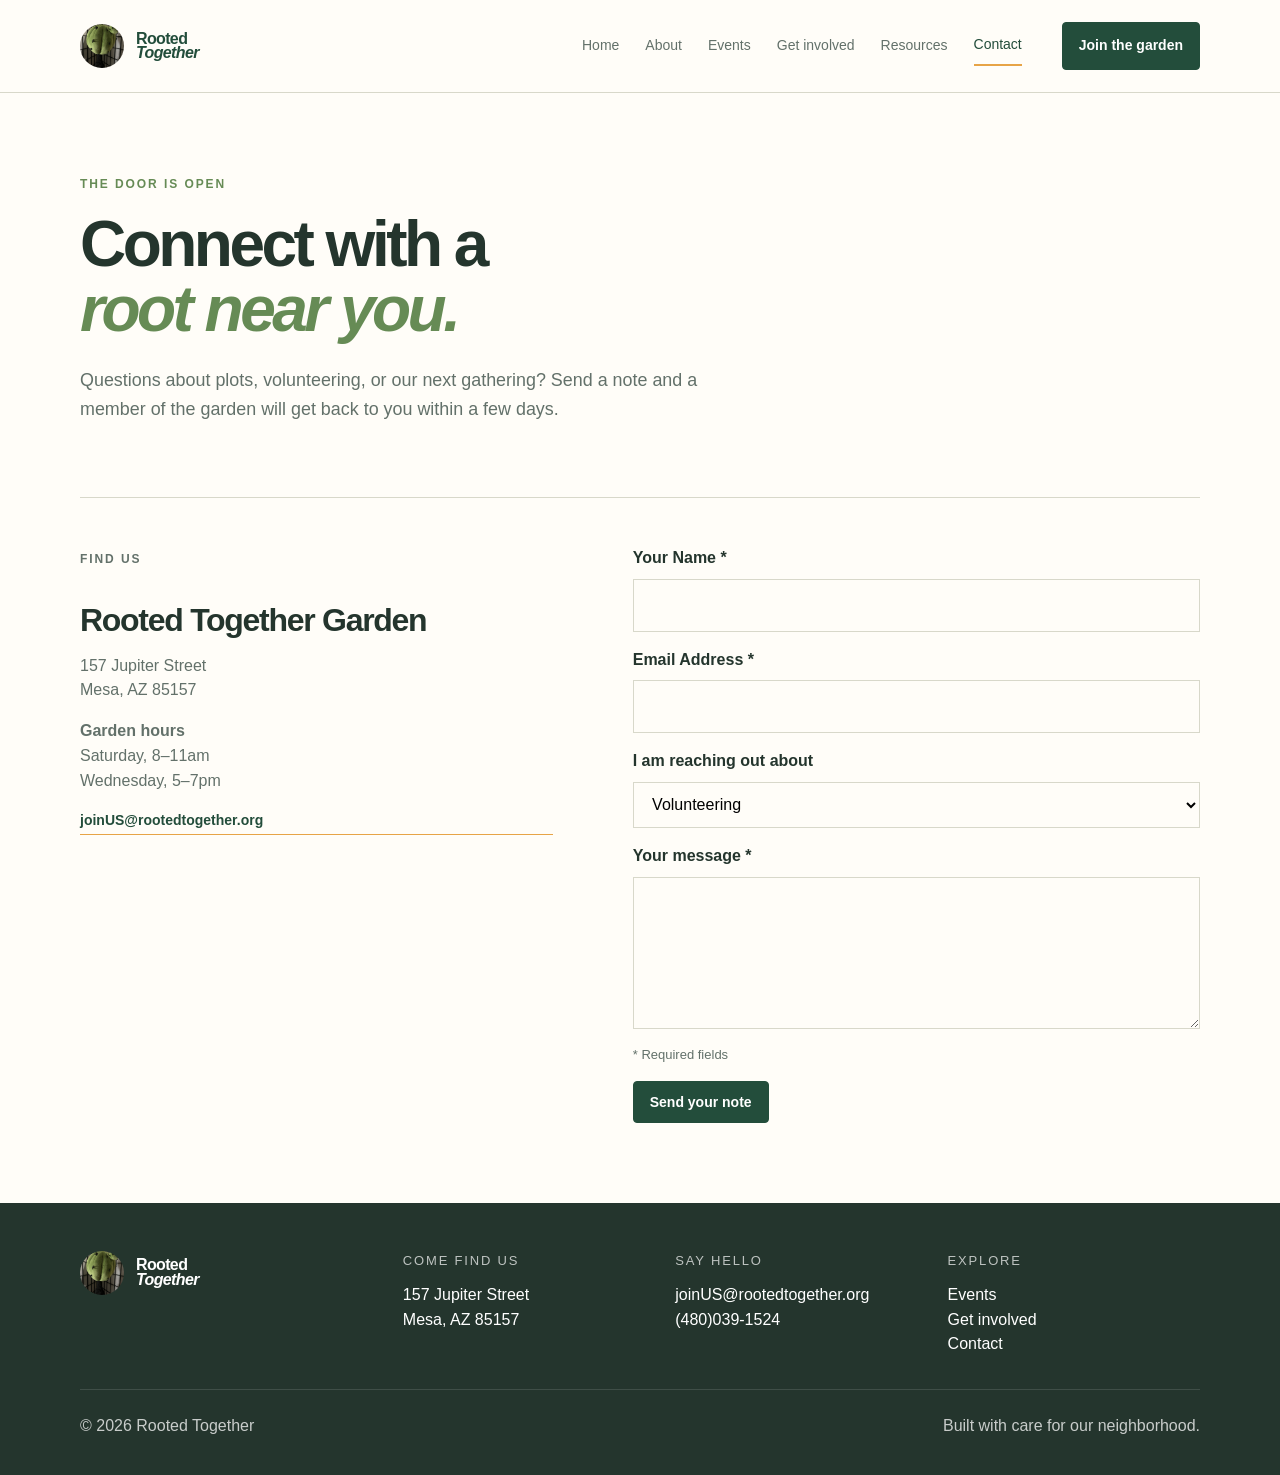
<file: contact.html>
<!Doctype html>
<html lang="en">
  <head>
    <meta charset="utf-8">
    <meta name="viewport" content="width=device-width, initial-scale=1">
    <title>Contact | Rooted Together</title>
    <link rel="stylesheet" href="css/styles.css">
  </head>
  <body>
    <header class="site-header">
      <div class="shell header-inner">
        <a class="brand" href="index.html" aria-label="Rooted Together home"
          ><img class="brand-logo" src="Images/logo.jpg" alt="Cactus golf cover logo"><span
            >Rooted<br><em>Together</em></span></a
        >
        <details class="mobile-menu">
          <summary aria-label="Open navigation">
            Menu
          </summary>
          <nav aria-label="Mobile navigation">
            <a href="index.html">Home</a><a href="about.html">About</a
            ><a href="events.html">Events</a
            ><a href="get-involved.html">Get involved</a
            ><a href="resources.html">Resources</a
            ><a class="active" href="contact.html">Contact</a>
          </nav>
        </details>
        <nav class="desktop-nav" aria-label="Primary navigation">
          <a href="index.html">Home</a><a href="about.html">About</a
          ><a href="events.html">Events</a
          ><a href="get-involved.html">Get involved</a
          ><a href="resources.html">Resources</a
          ><a class="active" href="contact.html">Contact</a>
        </nav>
        <a class="header-cta" href="get-involved.html">Join the garden</a>
      </div>
    </header>
    <main>
      <section class="page-hero shell">
        <p class="eyebrow">The door is open</p>
        <h1>Connect with a<br><em>root near you.</em></h1>
        <p class="opening">
          Questions about plots, volunteering, or our next gathering? Send a
          note and a member of the garden will get back to you within a few
          days.
        </p>
      </section>
      <section class="contact-section shell">
        <div class="contact-details">
          <p class="eyebrow">Find us</p>
          <h2>Rooted Together Garden</h2>
          <p>157 Jupiter Street<br>Mesa, AZ 85157</p>
          <p>
            <strong>Garden hours</strong><br>Saturday, 8–11am<br>Wednesday,
            5–7pm
          </p>
            <a class="text-link" href="mailto:joinUS@rootedtogether.org"
              >joinUS@rootedtogether.org</a
          >
        </div>
        <form class="contact-form" action="#" method="post">
          <div class="form-row">
            <label for="name">Your Name <span aria-hidden="true">*</span></label
            ><input
              id="name"
              name="name"
              type="text"
              autocomplete="name"
              required>
          </div>
          <div class="form-row">
            <label for="email">Email Address <span aria-hidden="true">*</span>
            </label>
            <input
              id="email"
              name="email"
              type="email"
              autocomplete="email"
              required>
          </div>
          <div class="form-row">
            <label for="reason">I am reaching out about</label>
            <select id="reason" name="reason">
              <option>Volunteering</option>
              <option>A garden plot</option>
              <option>An upcoming event</option>
              <option>Something else</option>
            </select>
          </div>
          <div class="form-row">
            <label for="message"
              >Your message <span aria-hidden="true">*</span></label
            ><textarea id="message" name="message" rows="5" required></textarea>
          </div>
          <p class="required-note">* Required fields</p>
          <button class="button button-primary" type="submit">
              Send your note
          </button>
        </form>
      </section>
    </main>
    <footer class="site-footer">
      <div class="shell footer-grid">
        <a class="brand footer-brand" href="index.html"
          ><img class="brand-logo" src="Images/logo.jpg" alt="Cactus golf cover logo"><span
            >Rooted<br><em>Together</em></span></a>
        <div>
          <p class="footer-title">Come find us</p>
          <p>157 Jupiter Street<br>Mesa, AZ 85157</p>
        </div>
        <div>
          <p class="footer-title">Say hello</p>
          <a href="mailto:joinUS@rootedtogether.org">joinUS@rootedtogether.org</a>
          <br><a href="tel:+14800391524">(480)039-1524</a>
        </div>
        <div>
          <p class="footer-title">Explore</p>
          <a href="events.html">Events</a><br><a href="get-involved.html"
            >Get involved</a
          ><br><a href="contact.html">Contact</a>
        </div>
      </div>
      <div class="shell footer-bottom">
        <span>© 2026 Rooted Together</span
        ><span>Built with care for our neighborhood.</span>
      </div>
    </footer>
  </body>
</html>
</file>
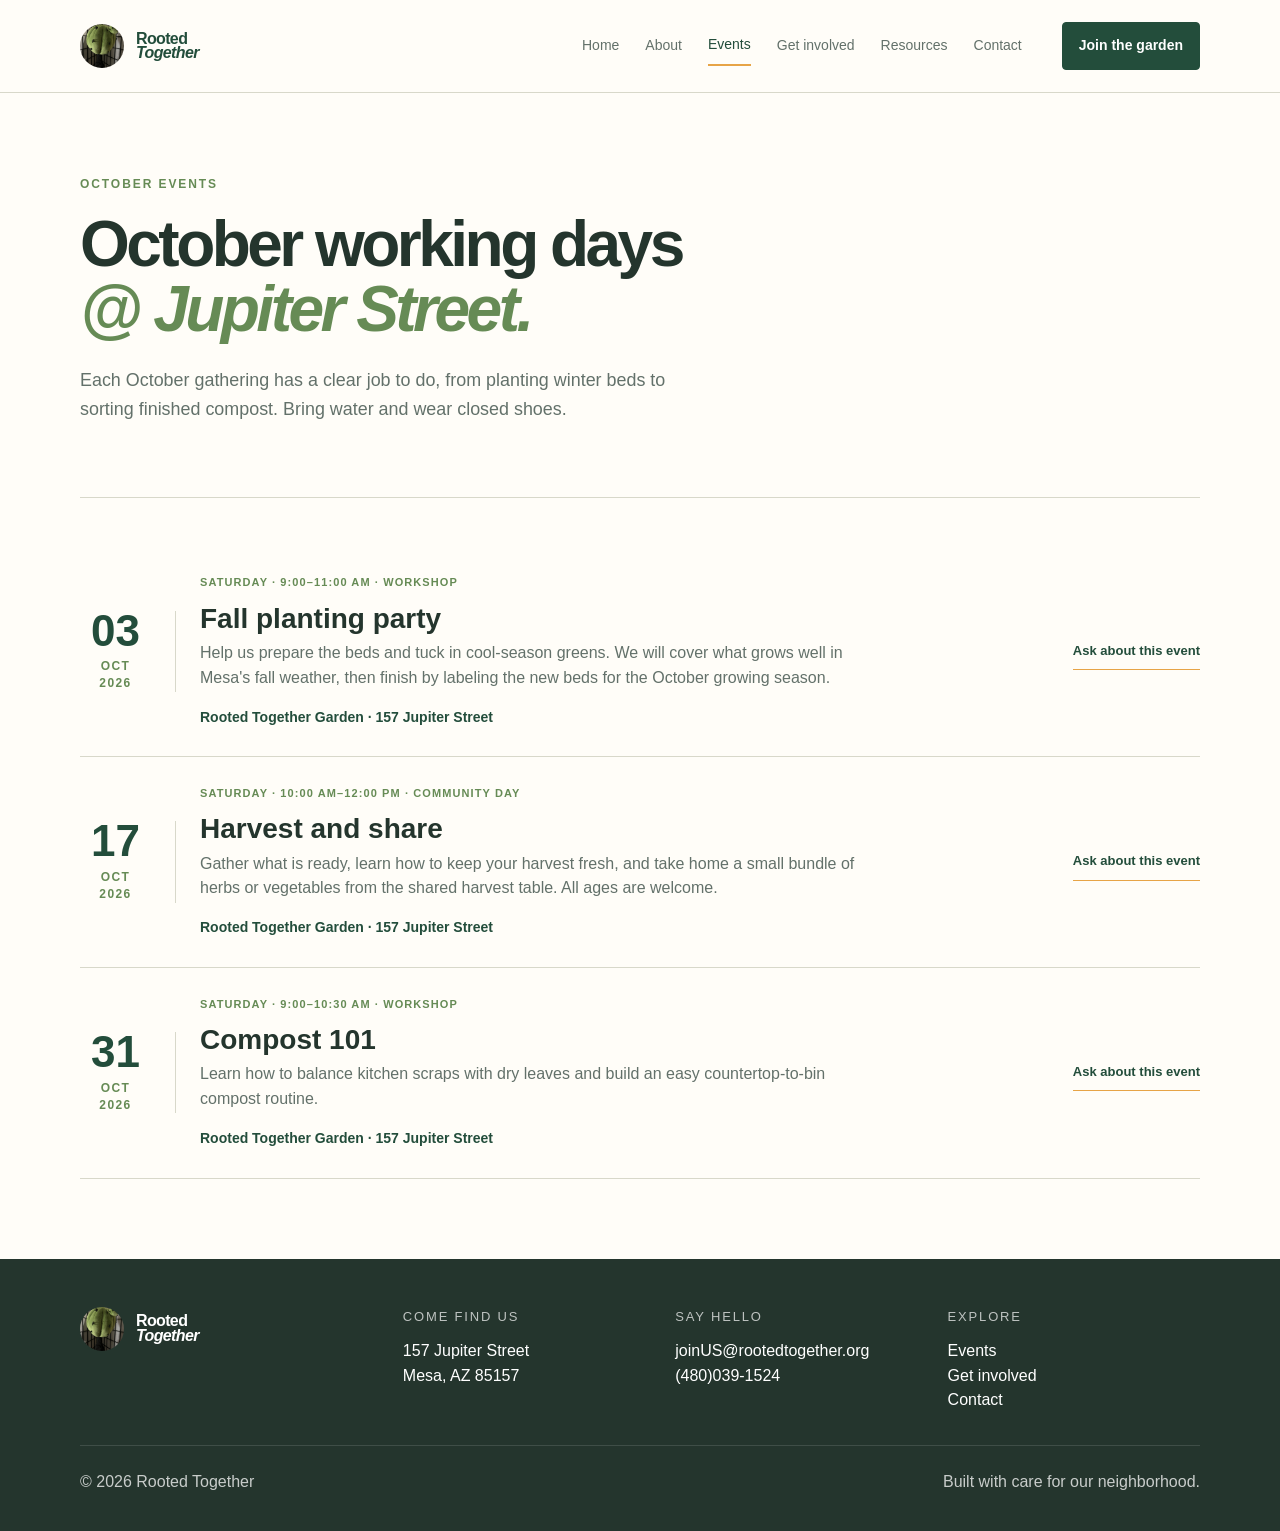
<file: events.html>
<!Doctype html>
<html lang="en">
  <head>
    <meta charset="utf-8">
    <meta name="viewport" content="width=device-width, initial-scale=1">
    <title>Events | Rooted Together</title>
    <link rel="stylesheet" href="css/styles.css">
  </head>
  <body>
    <header class="site-header">
      <div class="shell header-inner">
        <a class="brand" href="index.html" aria-label="Rooted Together home"
          ><img class="brand-logo" src="Images/logo.jpg" alt="Cactus golf cover logo"><span
            >Rooted<br><em>Together</em></span></a
        >
        <details class="mobile-menu">
          <summary aria-label="Open navigation">
            Menu
          </summary>
          <nav aria-label="Mobile navigation">
            <a href="index.html">Home</a><a href="about.html">About</a
            ><a class="active" href="events.html">Events</a
            ><a href="get-involved.html">Get involved</a
            ><a href="resources.html">Resources</a
            ><a href="contact.html">Contact</a>
          </nav>
        </details>
        <nav class="desktop-nav" aria-label="Primary navigation">
          <a href="index.html">Home</a><a href="about.html">About</a
          ><a class="active" href="events.html">Events</a
          ><a href="get-involved.html">Get involved</a
          ><a href="resources.html">Resources</a
          ><a href="contact.html">Contact</a>
        </nav>
        <a class="header-cta" href="get-involved.html"
          >Join the garden</a
        >
      </div>
    </header>
    <main>
      <section class="page-hero shell">
        <p class="eyebrow">October events</p>
          <h1>October working days<br><em>@ Jupiter Street.</em></h1>
        <p class="opening">
          Each October gathering has a clear job to do, from planting winter
          beds to sorting finished compost. Bring water and wear closed shoes.
        </p>
      </section>
      <section class="events-list shell">
        <article class="event-row">
          <div class="event-date large-date">
            <strong>03</strong><span>OCT<br>2026</span>
          </div>
          <div class="event-row-copy">
            <p class="card-label">Saturday · 9:00–11:00 AM · Workshop</p>
            <h2>Fall planting party</h2>
            <p>
              Help us prepare the beds and tuck in cool-season greens. We will
              cover what grows well in Mesa's fall weather, then finish by
              labeling the new beds for the October growing season.
            </p>
            <p class="location">
              Rooted Together Garden · 157 Jupiter Street
            </p>
          </div>
          <a
            class="round-arrow"
            href="contact.html"
            aria-label="Ask about fall planting party"
            >Ask about this event</a
          >
        </article>
        <article class="event-row">
          <div class="event-date large-date">
            <strong>17</strong><span>OCT<br>2026</span>
          </div>
          <div class="event-row-copy">
            <p class="card-label">
              Saturday · 10:00 AM–12:00 PM · Community day
            </p>
            <h2>Harvest and share</h2>
            <p>
              Gather what is ready, learn how to keep your harvest fresh, and
              take home a small bundle of herbs or vegetables from the shared
              harvest table. All ages are welcome.
            </p>
            <p class="location">
              Rooted Together Garden · 157 Jupiter Street
            </p>
          </div>
          <a
            class="round-arrow"
            href="contact.html"
            aria-label="Ask about harvest and share"
            >Ask about this event</a
          >
        </article>
        <article class="event-row">
          <div class="event-date large-date">
            <strong>31</strong><span>OCT<br>2026</span>
          </div>
          <div class="event-row-copy">
            <p class="card-label">Saturday · 9:00–10:30 AM · Workshop</p>
            <h2>Compost 101</h2>
            <p>
              Learn how to balance kitchen scraps with dry leaves and build an
              easy countertop-to-bin compost routine.
            </p>
            <p class="location">
              Rooted Together Garden · 157 Jupiter Street
            </p>
          </div>
          <a
            class="round-arrow"
            href="contact.html"
            aria-label="Ask about Compost 101"
            >Ask about this event</a
          >
        </article>
      </section>
    </main>
    <footer class="site-footer">
      <div class="shell footer-grid">
        <a class="brand footer-brand" href="index.html"
          ><img class="brand-logo" src="Images/logo.jpg" alt="Cactus golf cover logo"><span
            >Rooted<br><em>Together</em></span></a
        >
        <div>
          <p class="footer-title">Come find us</p>
          <p>157 Jupiter Street<br>Mesa, AZ 85157</p>
        </div>
        <div>
          <p class="footer-title">Say hello</p>
          <a href="mailto:joinUS@rootedtogether.org">joinUS@rootedtogether.org</a
          ><br><a href="tel:+14800391524">(480)039-1524</a>
        </div>
        <div>
          <p class="footer-title">Explore</p>
          <a href="events.html">Events</a><br><a href="get-involved.html"
            >Get involved</a
          ><br><a href="contact.html">Contact</a>
        </div>
      </div>
      <div class="shell footer-bottom">
        <span>© 2026 Rooted Together</span
        ><span>Built with care for our neighborhood.</span>
      </div>
    </footer>
  </body>
</html>
</file>
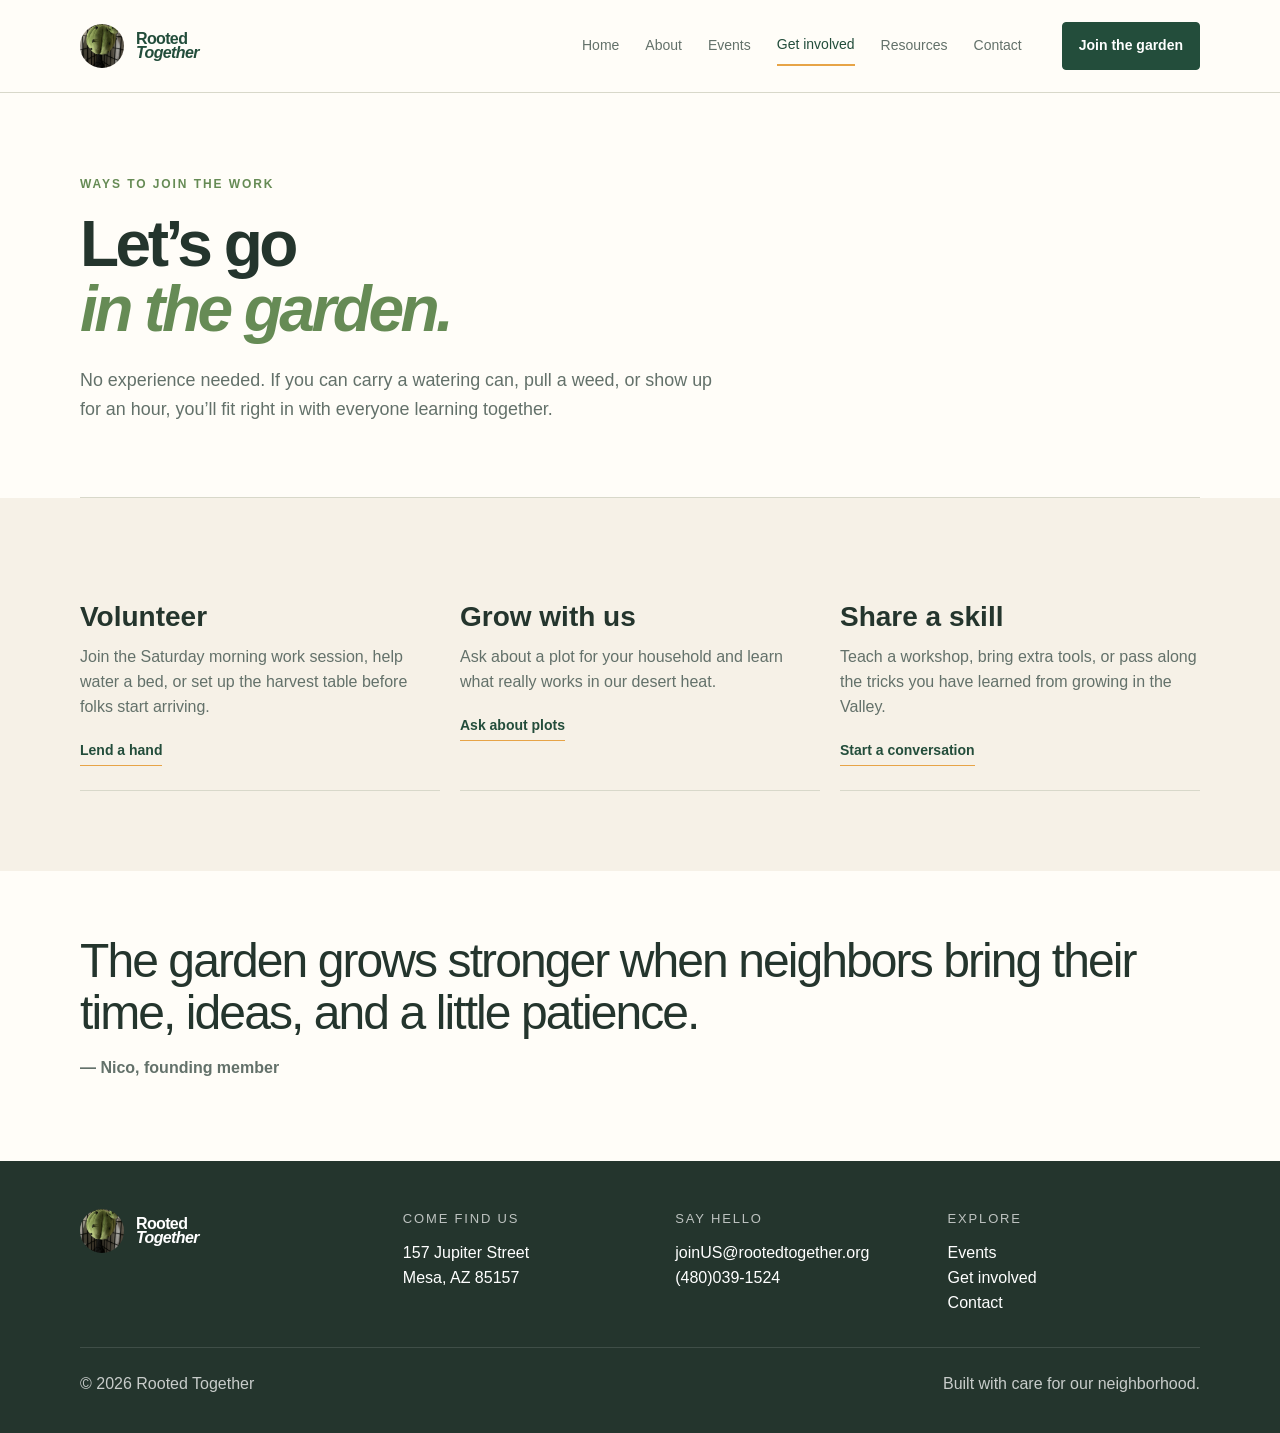
<file: get-involved.html>
<!Doctype html>
<html lang="en">
  <head>
    <meta charset="utf-8">
    <meta name="viewport" content="width=device-width, initial-scale=1">
    <title>Get Involved | Rooted Together</title>
    <link rel="stylesheet" href="css/styles.css">
  </head>
  <body>
    <header class="site-header">
      <div class="shell header-inner">
        <a class="brand" href="index.html" aria-label="Rooted Together home"
          ><img class="brand-logo" src="Images/logo.jpg" alt="Cactus golf cover logo"><span
            >Rooted<br><em>Together</em></span></a>
        <details class="mobile-menu">
          <summary aria-label="Open navigation">
            Menu
          </summary>
          <nav aria-label="Mobile navigation">
            <a href="index.html">Home</a><a href="about.html">About</a>
            <a href="events.html">Events</a>
            <a class="active" href="get-involved.html">Get involved</a>
            <a href="resources.html">Resources</a>
            <a href="contact.html">Contact</a>
          </nav>
        </details>
        <nav class="desktop-nav" aria-label="Primary navigation">
          <a href="index.html">Home</a><a href="about.html">About</a
          ><a href="events.html">Events</a
          ><a class="active" href="get-involved.html">Get involved</a
          ><a href="resources.html">Resources</a
          ><a href="contact.html">Contact</a>
        </nav>
        <a class="header-cta" href="contact.html">
          Join the garden
        </a >
      </div>
    </header>
    <main>
      <section class="page-hero shell">
        <p class="eyebrow">Ways to join the work</p>
        <h1>Let’s go<br><em>in the garden.</em></h1>
        <p class="opening">
          No experience needed. If you can carry a watering can, pull a weed,
          or show up for an hour, you’ll fit right in with everyone learning
          together.
        </p>
      </section>
      <section class="ways-section">
        <div class="shell ways-grid">
          <article class="way-card">
            <h2>Volunteer</h2>
            <p>
              Join the Saturday morning work session, help water a bed, or set up
              the harvest table before folks start arriving.
            </p>
            <a class="text-link" href="contact.html"
              >Lend a hand</a
            >
          </article>
          <article class="way-card">
            <h2>Grow with us</h2>
            <p>
              Ask about a plot for your household and learn what really works in
              our desert heat.
            </p>
            <a class="text-link" href="contact.html"
              >Ask about plots</a
            >
          </article>
          <article class="way-card">
            <h2>Share a skill</h2>
            <p>
              Teach a workshop, bring extra tools, or pass along the tricks you
              have learned from growing in the Valley.
            </p>
            <a class="text-link" href="contact.html"
              >Start a conversation</a
            >
          </article>
        </div>
      </section>
      <section class="quote-section shell">
        <blockquote>
          The garden grows stronger when neighbors bring their time, ideas, and
          a little patience.
        </blockquote>
        <p class="quote-credit">— Nico, founding member</p>
      </section>
    </main>
    <footer class="site-footer">
      <div class="shell footer-grid">
        <a class="brand footer-brand" href="index.html">
          <img class="brand-logo" src="Images/logo.jpg" alt="Cactus golf cover logo"><span>
            Rooted<br><em>Together</em></span></a>
        <div>
          <p class="footer-title">Come find us</p>
          <p>157 Jupiter Street<br>Mesa, AZ 85157</p>
        </div>
        <div>
          <p class="footer-title">Say hello</p>
          <a href="mailto:joinUS@rootedtogether.org">joinUS@rootedtogether.org</a
          ><br><a href="tel:+14800391524">(480)039-1524</a>
        </div>
        <div>
          <p class="footer-title">Explore</p>
          <a href="events.html">Events</a><br><a href="get-involved.html"
            >Get involved</a><br>
            <a href="contact.html">Contact</a>
        </div>
      </div>
      <div class="shell footer-bottom">
        <span>© 2026 Rooted Together</span>
        <span>Built with care for our neighborhood.</span>
      </div>
    </footer>
  </body>
</html>
</file>
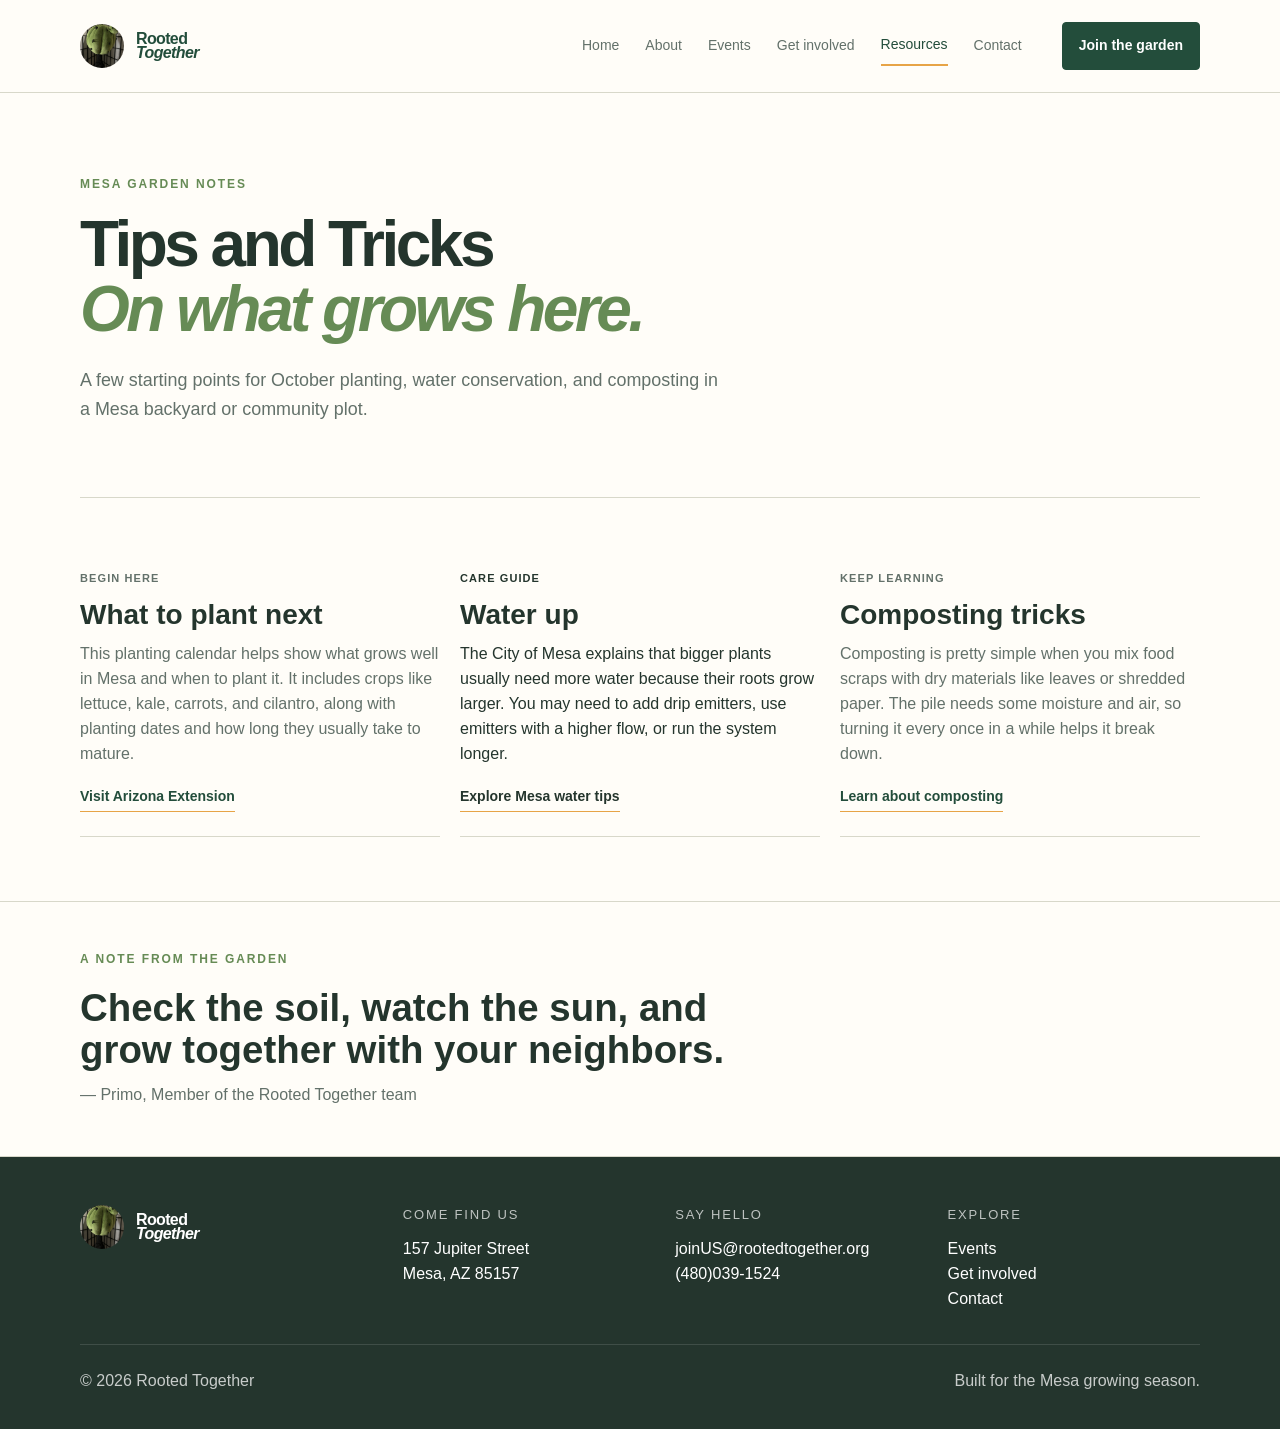
<file: resources.html>
<!doctype html>
<html lang="en">
  <head>
    <meta charset="utf-8">
    <meta name="viewport" content="width=device-width, initial-scale=1">
    <title>Resources | Rooted Together</title>
    <link rel="stylesheet" href="css/styles.css">
  </head>
  <body>
    <header class="site-header">
      <div class="shell header-inner">
        <a class="brand" href="index.html" aria-label="Rooted Together home"
          ><img class="brand-logo" src="Images/logo.jpg" alt="Cactus golf cover logo"><span
            >Rooted<br><em>Together</em></span></a
        >
        <details class="mobile-menu">
          <summary aria-label="Open navigation">
            Menu
          </summary>
          <nav aria-label="Mobile navigation">
            <a href="index.html">Home</a><a href="about.html">About</a
            ><a href="events.html">Events</a
            ><a href="get-involved.html">Get involved</a
            ><a class="active" href="resources.html">Resources</a
            ><a href="contact.html">Contact</a>
          </nav>
        </details>
        <nav class="desktop-nav" aria-label="Primary navigation">
          <a href="index.html">Home</a><a href="about.html">About</a
          ><a href="events.html">Events</a
          ><a href="get-involved.html">Get involved</a
          ><a class="active" href="resources.html">Resources</a
          ><a href="contact.html">Contact</a>
        </nav>
        <a class="header-cta" href="get-involved.html">Join the garden</a>
      </div>
    </header>
    <main>
      <section class="page-hero shell">
        <p class="eyebrow">Mesa garden notes</p>
        <h1>Tips and Tricks<br><em>On what grows here.</em></h1>
        <p class="opening">
          A few starting points for October planting, water conservation, and
          composting in a Mesa backyard or community plot.
        </p>
      </section>
      <section class="resource-section shell">
        <div class="resource-grid">
          <article class="resource-card">
            <p class="card-label">Begin here</p>
            <h2>What to plant next</h2>
            <p>
              This planting calendar helps show what grows well in Mesa and when to plant
              it. It includes crops like lettuce, kale, carrots, and cilantro, along with
              planting dates and how long they usually take to mature.
            </p>
            <a
              class="text-link"
              href="https://www.almanac.com/gardening/planting-calendar/AZ/Mesa"
              target="_blank"
              rel="noopener"
              >Visit Arizona Extension</a
            >
          </article>
          <article class="resource-card accent-resource">
            <p class="card-label">Care guide</p>
            <h2>Water up</h2>
            <p>
              The City of Mesa explains that bigger plants usually need more water because
              their roots grow larger. You may need to add drip emitters, use emitters
              with a higher flow, or run the system longer.
            </p>
            <a
              class="text-link"
              href="https://www.mesaaz.gov/Environment-Sustainability/Water-Conservation/Water-Adjustments-for-Plant-Growth"
              target="_blank"
              rel="noopener"
              >Explore Mesa water tips</a
            >
          </article>
          <article class="resource-card">
            <p class="card-label">Keep learning</p>
            <h2>Composting tricks</h2>
            <p>
              Composting is pretty simple when you mix food scraps with dry materials like
              leaves or shredded paper. The pile needs some moisture and air, so turning it
              every once in a while helps it break down.
            </p>
            <a
              class="text-link"
              href="https://www.countryliving.com/gardening/a43043/composting/?utm_source=google&utm_medium=cpc&utm_campaign=mgu_ga_clv_d_bm_prog_org_us_a43043&gad_source=1&gad_campaignid=19268868227&gbraid=0AAAAACq-IrvMpmjLasxFGxtknzfbSZP03&gclid=CjwKCAjwnvTUBhBoEiwAZNDxZyYYymawfT4nTUQ1py8KPsWz48M3QX3rVmHdMFE6mH9S5CjPvy8QuRoC0KEQAvD_BwE"
              target="_blank"
              rel="noopener"
              >Learn about composting</a
            >
          </article>
        </div>
      </section>
      <section class="tip-banner">
        <div class="shell">
          <p class="eyebrow">A note from the garden</p>
          <h2>
            Check the soil, watch the sun, and grow together with your neighbors.
          </h2>
          <p>— Primo, Member of the Rooted Together team</p>
        </div>
      </section>
    </main>
    <footer class="site-footer">
      <div class="shell footer-grid">
        <a class="brand footer-brand" href="index.html"
          ><img class="brand-logo" src="Images/logo.jpg" alt="Cactus golf cover logo"><span
            >Rooted<br><em>Together</em></span></a
        >
        <div>
          <p class="footer-title">Come find us</p>
          <p>157 Jupiter Street<br>Mesa, AZ 85157</p>
        </div>
        <div>
          <p class="footer-title">Say hello</p>
          <a href="mailto:joinUS@rootedtogether.org">joinUS@rootedtogether.org</a
          ><br><a href="tel:+14800391524">(480)039-1524</a>
        </div>
        <div>
          <p class="footer-title">Explore</p>
          <a href="events.html">Events</a><br><a href="get-involved.html"
            >Get involved</a
          ><br><a href="contact.html">Contact</a>
        </div>
      </div>
      <div class="shell footer-bottom">
        <span>© 2026 Rooted Together</span
        ><span>Built for the Mesa growing season.</span>
      </div>
    </footer>
  </body>
</html>
</file>
<file: css/styles.css>
/* Design tokens */
:root {
  --garden-ink: #24352d;
  --garden-forest: #234d3b;
  --garden-leaf: #668b55;
  --garden-sun: #e7a447;
  --garden-cream: #f6f1e7;
  --garden-paper: #fffdf8;
  --garden-line: #d8d8ca;
  --garden-muted: #63716a;
  --garden-shadow: rgba(36, 53, 45, 0.12);
  --garden-white: #ffffff;
  --garden-alert: #9d4d3a;

  --garden-sans: Helvetica, Arial, sans-serif;
  --garden-serif: var(--garden-sans);

  --garden-shell: 1120px;
  --garden-radius: 1rem;
  --garden-shadow-soft: 0 12px 30px var(--garden-shadow);

  --garden-space-small: 0.75rem;
  --garden-space-medium: 1.25rem;
  --garden-space-large: 1.5rem;
  --garden-space-wide: 2rem;
  --garden-space-section: 2.5rem;

  --garden-focus-ring: 0 0 0 3px rgba(231, 164, 71, 0.45);
}

/* Base and reset */
* {
  box-sizing: border-box;
}

html {
  scroll-behavior: smooth;
  overflow-x: hidden;
}

body {
  margin: 0;
  font-family: var(--garden-sans);
  background: var(--garden-paper);
  color: var(--garden-ink);
  line-height: 1.55;
}

img,
svg {
  display: block;
  max-width: 100%;
  height: auto;
}

a {
  color: inherit;
  text-decoration: none;
}

button,
input,
select,
textarea {
  font: inherit;
}

h1,
h2,
h3,
h4,
h5,
h6,
p,
blockquote,
ul,
ol {
  margin: 0;
}

.shell {
  width: min(var(--garden-shell), calc(100% - 2rem));
  margin-inline: auto;
}

.eyebrow {
  margin: 0 0 1.125rem;
  color: var(--garden-leaf);
  font-size: 0.75rem;
  font-weight: 700;
  letter-spacing: 0.16em;
  text-transform: uppercase;
}

.opening {
  max-width: 38rem;
  color: var(--garden-muted);
  font-size: clamp(1.05rem, 1.4vw, 1.2rem);
  line-height: 1.6;
}

.text-link {
  display: inline-block;
  color: var(--garden-forest);
  font-size: 0.875rem;
  font-weight: 700;
  border-bottom: 1px solid var(--garden-sun);
  padding-bottom: 0.2rem;
}

/* Site header and navigation */
.site-header {
  position: relative;
  z-index: 20;
  border-bottom: 1px solid var(--garden-line);
  background: rgba(255, 253, 248, 0.94);
}

.header-inner {
  min-height: 92px;
  display: flex;
  align-items: center;
  gap: 2.5rem;
}

.brand {
  display: inline-flex;
  align-items: center;
  gap: 0.75rem;
  color: var(--garden-forest);
  font-weight: 700;
  line-height: 0.9;
  letter-spacing: -0.04em;
}

.brand-logo {
  width: 44px;
  height: 44px;
  border-radius: 50%;
  object-fit: cover;
}

.footer-brand {
  color: var(--garden-white);
}

.brand em {
  font-family: var(--garden-serif);
  font-style: italic;
  font-weight: 600;
}

.desktop-nav {
  display: flex;
  align-items: center;
  gap: 1.625rem;
  margin-left: auto;
  font-size: 0.875rem;
  font-weight: 500;
}

.desktop-nav a,
.mobile-menu a {
  padding: 0.5rem 0;
  color: var(--garden-muted);
}

.desktop-nav a:hover,
.desktop-nav a.active,
.mobile-menu a:hover,
.mobile-menu a.active {
  color: var(--garden-forest);
  border-bottom: 2px solid var(--garden-sun);
}

.header-cta {
  display: inline-flex;
  align-items: center;
  justify-content: center;
  padding: 0.75rem 1rem;
  border: 1px solid var(--garden-forest);
  border-radius: 0.25rem;
  background: var(--garden-forest);
  color: var(--garden-white);
  font-size: 0.875rem;
  font-weight: 700;
}

.header-cta:hover {
  background: var(--garden-leaf);
}

.mobile-menu {
  display: none;
  margin-left: auto;
}

.mobile-menu summary {
  list-style: none;
  cursor: pointer;
  color: var(--garden-forest);
  font-weight: 700;
}

.mobile-menu summary::-webkit-details-marker {
  display: none;
}

.mobile-menu nav {
  position: absolute;
  top: 4.75rem;
  right: 1.5rem;
  display: grid;
  gap: 0.7rem;
  padding: 1rem 1.25rem;
  border: 1px solid var(--garden-line);
  background: var(--garden-paper);
  box-shadow: var(--garden-shadow-soft);
}

/* Page layout and sections */
.hero {
  display: grid;
  grid-template-columns: 1fr 1fr;
  gap: 5rem;
  align-items: center;
  padding-block: 5.125rem 6rem;
}

.hero h1,
.page-hero h1 {
  margin: 0 0 var(--garden-space-large);
  font-family: var(--garden-serif);
  font-size: clamp(2.75rem, 5vw, 4.75rem);
  line-height: 1.02;
  letter-spacing: -0.055em;
}

.hero h1 em,
.page-hero h1 em {
  color: var(--garden-leaf);
  font-style: italic;
}

.hero-note {
  display: flex;
  gap: var(--garden-space-small);
  margin-top: var(--garden-space-section);
  padding-top: var(--garden-space-medium);
  border-top: 1px solid var(--garden-line);
  color: var(--garden-muted);
  font-size: 0.8125rem;
}

.hero-note strong {
  color: var(--garden-ink);
}

.image-frame {
  overflow: hidden;
}

.image-frame img {
  width: 100%;
  height: 100%;
  object-fit: cover;
}

.hero-image {
  height: 570px;
  border-radius: 180px 180px 4px 4px;
}

.intro-band,
.values-section,
.ways-section {
  padding: 5rem 0;
  background: var(--garden-cream);
}

.intro-grid,
.photo-grid,
.split-section {
  display: grid;
  grid-template-columns: 1fr 1.7fr;
  gap: 5rem;
  align-items: center;
}

.section {
  padding-block: 5.625rem;
}

.section-heading {
  display: flex;
  justify-content: space-between;
  align-items: end;
  margin-bottom: var(--garden-space-wide);
}

.section-heading h2,
.photo-band h2,
.split-section h2,
.contact-details h2,
.intro-grid h2 {
  margin: 0 0 var(--garden-space-medium);
  font-family: var(--garden-serif);
  font-size: clamp(2rem, 4vw, 3.125rem);
  line-height: 1.08;
  letter-spacing: -0.04em;
}

.page-hero {
  padding-block: 5.125rem 4.625rem;
  border-bottom: 1px solid var(--garden-line);
}

.page-hero .opening {
  max-width: 40rem;
}

.photo-band {
  padding: 5rem 0;
  background: var(--garden-forest);
  color: var(--garden-white);
}

.photo-grid {
  grid-template-columns: 1fr 1fr;
}

.photo-grid img {
  width: 100%;
  height: 370px;
  object-fit: cover;
  border-radius: 0.25rem;
}

.split-section {
  grid-template-columns: 1fr 1fr;
  gap: 5.625rem;
  padding-block: 5.625rem;
}

.split-section .image-frame {
  height: 520px;
}

.prose {
  align-self: center;
}

.values-grid,
.event-grid,
.ways-grid,
.resource-grid,
.footer-grid {
  display: grid;
  gap: var(--garden-space-medium);
}

.values-grid {
  grid-template-columns: repeat(3, minmax(0, 1fr));
  margin-top: 2.25rem;
}

.event-grid {
  grid-template-columns: repeat(3, minmax(0, 1fr));
}

.ways-grid {
  grid-template-columns: repeat(3, minmax(0, 1fr));
}

.footer-grid {
  grid-template-columns: 1.2fr 1fr 1fr 1fr;
  align-items: start;
}

.site-footer {
  padding-top: 3rem;
  background: var(--garden-ink);
  color: var(--garden-white);
}

.footer-title {
  margin-bottom: 0.75rem;
  color: rgba(255, 255, 255, 0.7);
  font-size: 0.8125rem;
  letter-spacing: 0.14em;
  text-transform: uppercase;
}

.footer-bottom {
  display: flex;
  justify-content: space-between;
  gap: 1rem;
  margin-top: 2rem;
  padding: 1.5rem 0 2.25rem;
  border-top: 1px solid rgba(255, 255, 255, 0.12);
  color: rgba(255, 255, 255, 0.75);
}

/* Buttons, cards, and forms */
.button-row {
  display: flex;
  align-items: center;
  gap: var(--garden-space-wide);
  margin-top: var(--garden-space-wide);
}

.button {
  display: inline-flex;
  align-items: center;
  justify-content: center;
  padding: 0.75rem 1rem;
  border: 1px solid var(--garden-forest);
  border-radius: 0.25rem;
  cursor: pointer;
  font: 700 0.875rem var(--garden-sans);
}

.button-primary {
  background: var(--garden-forest);
  color: var(--garden-white);
}

.button-primary:hover {
  background: var(--garden-leaf);
}

.button-light {
  background: var(--garden-cream);
  color: var(--garden-forest);
}

.button-light:hover {
  background: var(--garden-sun);
}

.event-card,
.resource-card,
.way-card,
.contact-form,
.garden-callout {
  border: 1px solid var(--garden-line);
  border-radius: var(--garden-radius);
  background: var(--garden-paper);
}

.event-card {
  display: grid;
  grid-template-columns: 60px 1fr;
  gap: var(--garden-space-small);
  min-height: 220px;
  padding: var(--garden-space-medium);
  border-radius: 0;
}

.featured-event {
  background: var(--garden-paper);
}

.event-date {
  color: var(--garden-leaf);
  line-height: 1;
}

.event-date strong {
  display: block;
  font-family: var(--garden-serif);
  font-size: 2.25rem;
}

.event-date span {
  font-size: 0.6875rem;
  font-weight: 700;
  letter-spacing: 0.12em;
}

.card-label {
  margin: 0 0 0.75rem;
  color: var(--garden-leaf);
  font-size: 0.6875rem;
  font-weight: 700;
  letter-spacing: 0.1em;
  text-transform: uppercase;
}

.event-card h3,
.values-grid h3,
.way-card h2 {
  margin: 0 0 0.625rem;
  font-family: var(--garden-serif);
  font-size: 1.5rem;
  line-height: 1.1;
}

.event-card p:not(.card-label),
.values-grid p,
.way-card p,
.prose p,
.contact-details p,
.resource-card p,
.intro-grid p:not(.eyebrow) {
  color: var(--garden-muted);
}

.event-card a {
  color: var(--garden-sun);
  font-size: 0.8125rem;
  font-weight: 700;
}

.resource-card,
.way-card {
  padding: 1.5rem;
}

.way-card {
  padding: 1.5rem 0;
  border: 0;
  border-bottom: 1px solid var(--garden-line);
  border-radius: 0;
  background: transparent;
}

.way-card h2 {
  margin-bottom: 0.75rem;
  font-size: 1.75rem;
}

.way-card .text-link {
  margin-top: 1.25rem;
}

.resource-section {
  padding-block: 3rem 4rem;
}

.resource-grid {
  grid-template-columns: repeat(3, minmax(0, 1fr));
}

.resource-card {
  --resource-padding: 1.5rem 0;
  --resource-border: 1px solid var(--garden-line);
  --resource-background: transparent;

  padding: var(--resource-padding);
  border: 0;
  border-bottom: var(--resource-border);
  border-radius: 0;
  background: var(--resource-background);
}

.resource-card h2 {
  margin: 0 0 0.75rem;
  font-family: var(--garden-serif);
  font-size: 1.75rem;
  line-height: 1.1;
}

.resource-card .text-link {
  margin-top: 1.25rem;
}

.resource-card.accent-resource {
  background: transparent;
  color: inherit;
}

.resource-card.accent-resource .card-label,
.resource-card.accent-resource p,
.resource-card.accent-resource .text-link {
  color: inherit;
}

.tip-banner {
  padding: 3rem 0;
  border-top: 1px solid var(--garden-line);
  border-bottom: 1px solid var(--garden-line);
}

.tip-banner h2 {
  max-width: 42rem;
  margin: 0 0 0.75rem;
  font-family: var(--garden-serif);
  font-size: clamp(1.75rem, 3vw, 2.5rem);
  line-height: 1.1;
}

.tip-banner p:last-child {
  color: var(--garden-muted);
}

.value-number {
  color: var(--garden-leaf);
  font-size: 0.75rem;
  font-weight: 700;
  letter-spacing: 0.15em;
}

.contact-form {
  padding: 1.25rem;
}

.form-row {
  display: grid;
  gap: 0.5rem;
  margin-bottom: 1rem;
}

.contact-form label {
  font-weight: 600;
}

.contact-form input,
.contact-form select,
.contact-form textarea {
  width: 100%;
  padding: 0.8rem 0.9rem;
  border: 1px solid var(--garden-line);
  border-radius: 0.5rem;
  background: var(--garden-paper);
}

.contact-details {
  display: grid;
  gap: 1rem;
}

.contact-section {
  display: grid;
  grid-template-columns: 1fr 1.2fr;
  gap: 5rem;
  padding-block: 3rem 5rem;
}

.contact-details {
  align-content: start;
  padding-top: 0.25rem;
}

.contact-details h2 {
  margin: 0;
  font-size: 2rem;
}

.contact-form {
  padding: 0;
  border: 0;
  border-radius: 0;
  background: transparent;
}

.contact-form input,
.contact-form select,
.contact-form textarea {
  border-radius: 0;
  background: var(--garden-paper);
}

.required-note {
  margin-bottom: 1rem;
  color: var(--garden-muted);
  font-size: 0.8125rem;
}

.quote-section {
  padding-block: 4rem 5rem;
}

.quote-section blockquote {
  margin: 0 0 1rem;
  font-family: var(--garden-serif);
  font-size: clamp(2rem, 4vw, 3rem);
  line-height: 1.1;
  letter-spacing: -0.04em;
}

.quote-credit {
  color: var(--garden-muted);
  font-weight: 700;
}

.garden-callout {
  padding: 3rem 2rem;
  background: var(--garden-sun);
  color: var(--garden-ink);
}

/* Events page schedule */
.events-list {
  display: grid;
  gap: 0;
  padding-block: 3rem 5rem;
}

.event-row {
  display: grid;
  grid-template-columns: 6rem minmax(0, 1fr) auto;
  gap: 1.5rem;
  align-items: center;
  padding: 1.75rem 0;
  border-bottom: 1px solid var(--garden-line);
}

.large-date {
  display: grid;
  justify-items: center;
  padding-right: 1.5rem;
  border-right: 1px solid var(--garden-line);
  color: var(--garden-forest);
}

.large-date strong {
  font-family: var(--garden-serif);
  font-size: 2.75rem;
  line-height: 0.9;
}

.large-date span {
  margin-top: 0.5rem;
  color: var(--garden-leaf);
  font-size: 0.75rem;
  font-weight: 700;
  letter-spacing: 0.12em;
  line-height: 1.4;
  text-align: center;
}

.event-row-copy h2 {
  margin: 0 0 0.5rem;
  font-family: var(--garden-serif);
  font-size: 1.75rem;
  line-height: 1.05;
}

.event-row-copy > p:not(.card-label):not(.location) {
  max-width: 42rem;
  color: var(--garden-muted);
}

.location {
  margin-top: 1rem;
  color: var(--garden-forest);
  font-size: 0.875rem;
  font-weight: 700;
}

.round-arrow {
  display: inline-flex;
  align-items: center;
  justify-content: center;
  padding: 0.5rem 0;
  border-bottom: 1px solid var(--garden-sun);
  color: var(--garden-forest);
  font-size: 0.8125rem;
  font-weight: 700;
  text-align: center;
}

.round-arrow:hover {
  color: var(--garden-leaf);
  border-color: var(--garden-leaf);
}

/* Utilities */
.u-stack > * + * {
  margin-top: 1rem;
}

.u-cluster {
  display: flex;
  flex-wrap: wrap;
  gap: 1rem;
}

.is-featured {
  border-color: var(--garden-sun);
}

.is-compact {
  padding: 0.75rem 1rem;
}

.is-centered {
  text-align: center;
}

.sr-only {
  position: absolute;
  width: 1px;
  height: 1px;
  padding: 0;
  margin: -1px;
  overflow: hidden;
  clip: rect(0, 0, 0, 0);
  white-space: nowrap;
  border: 0;
}

.surface-soft {
  background: var(--garden-cream);
}

.list-plain {
  margin: 0;
  padding: 0;
  list-style: none;
}

/* States and accessibility */
.text-link:hover {
  color: var(--garden-leaf);
  border-color: var(--garden-leaf);
}

:focus-visible {
  outline: var(--garden-focus-ring);
  outline-offset: 3px;
}

button:disabled,
input:disabled,
select:disabled,
textarea:disabled {
  opacity: 0.6;
  cursor: not-allowed;
}

[hidden] {
  display: none !important;
}

/* Responsive layout */
@media (max-width: 760px) {
  .header-inner {
    min-height: 80px;
  }

  .desktop-nav,
  .header-cta {
    display: none;
  }

  .mobile-menu {
    display: block;
  }

  .hero,
  .intro-grid,
  .split-section,
  .contact-section,
  .photo-grid,
  .footer-grid,
  .values-grid,
  .event-grid,
  .ways-grid,
  .resource-grid {
    grid-template-columns: 1fr;
  }

  .section-heading,
  .footer-bottom {
    display: grid;
    gap: 0.75rem;
  }

  .events-list {
    padding-block: 2rem 4rem;
  }

  .event-row {
    grid-template-columns: 1fr;
    gap: 1rem;
    padding: 1.5rem 0;
  }

  .large-date {
    display: flex;
    align-items: baseline;
    justify-content: flex-start;
    gap: 0.75rem;
    padding: 0 0 0.75rem;
    border-right: 0;
    border-bottom: 1px solid var(--garden-line);
  }

  .large-date strong {
    font-size: 3rem;
  }

  .large-date span {
    margin-top: 0;
    text-align: left;
  }

  .round-arrow {
    justify-self: start;
  }
}

/* Print styles */
@media print {
  .site-header,
  .desktop-nav,
  .mobile-menu,
  .header-cta,
  .button,
  .text-link {
    display: none !important;
  }

  body {
    background: white;
    color: black;
  }

  .hero,
  .intro-grid,
  .photo-grid,
  .split-section,
  .values-grid,
  .event-grid,
  .events-list,
  .event-row,
  .footer-grid {
    grid-template-columns: 1fr;
  }
}
</file>
